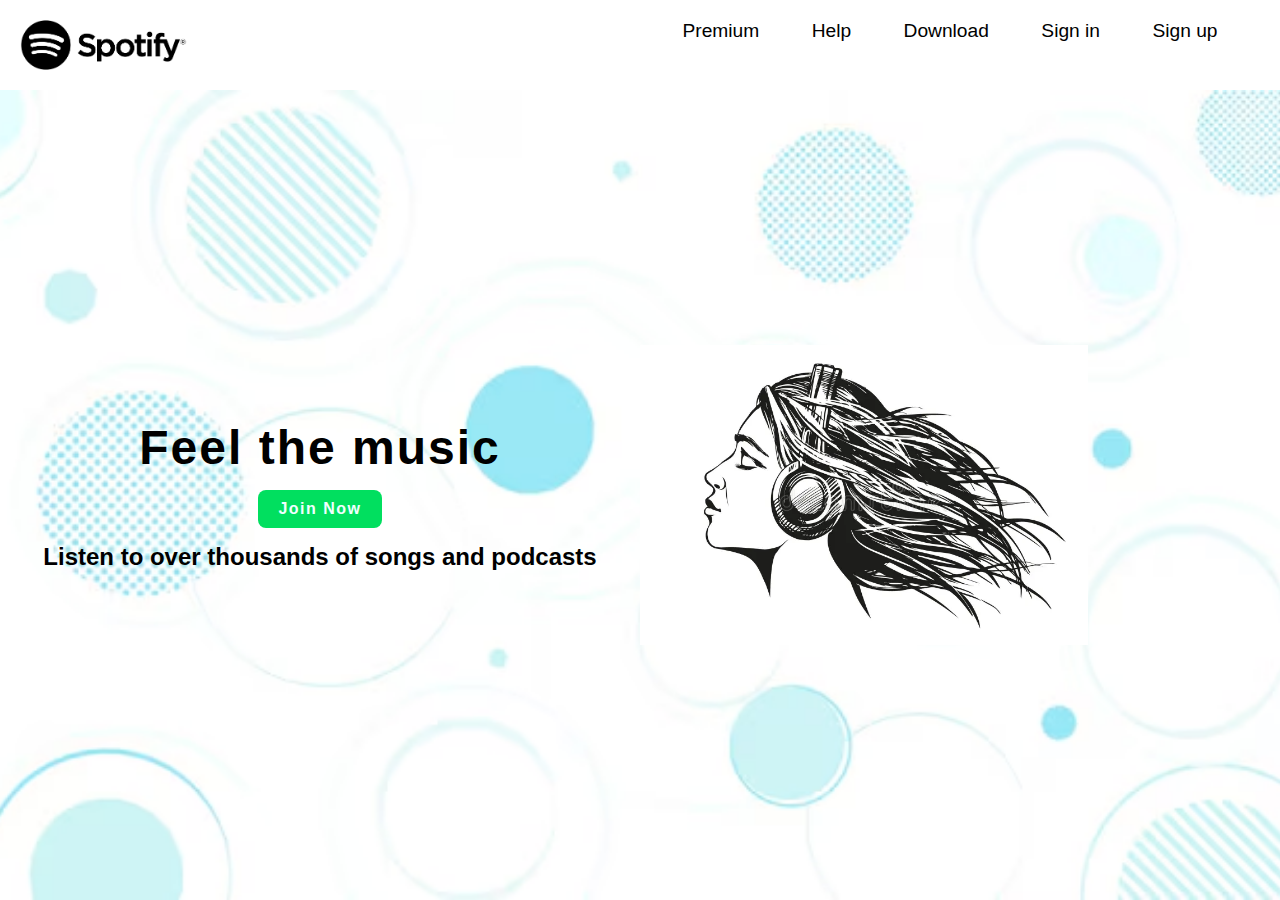
<file: Level 1/Task 1/index.html>
<!DOCTYPE html>
<html lang="en">
<head>
    <meta charset="UTF-8">
    <meta name="viewport" content="width=device-width, initial-scale=1.0">
    <title>Spotify Landing Page</title>
    <link rel="stylesheet" href="style.css">
</head>
<body>
    <header>
        <nav>
            <div class="logo">
                <img src="spotify logo.png" alt="">
            </div>
            <ul>
                <li><a href="#">Premium</a></li>
                <li><a href="#">Help</a></li>
                <li><a href="#">Download</a></li>
                <li><a href="#">Sign in</a></li>
                <li><a href="#">Sign up</a></li>
            </ul>
        </nav>
    </header>
    <main>
        <div class="left">
            <h1>Feel the music</h1>
            <button>Join Now</button>
            <p>Listen to over thousands of songs and podcasts</p>
        </div>
        <div class="right">
            <img src="music image.webp" alt="">
        </div>
    </main>
</body>
</html>
</file>
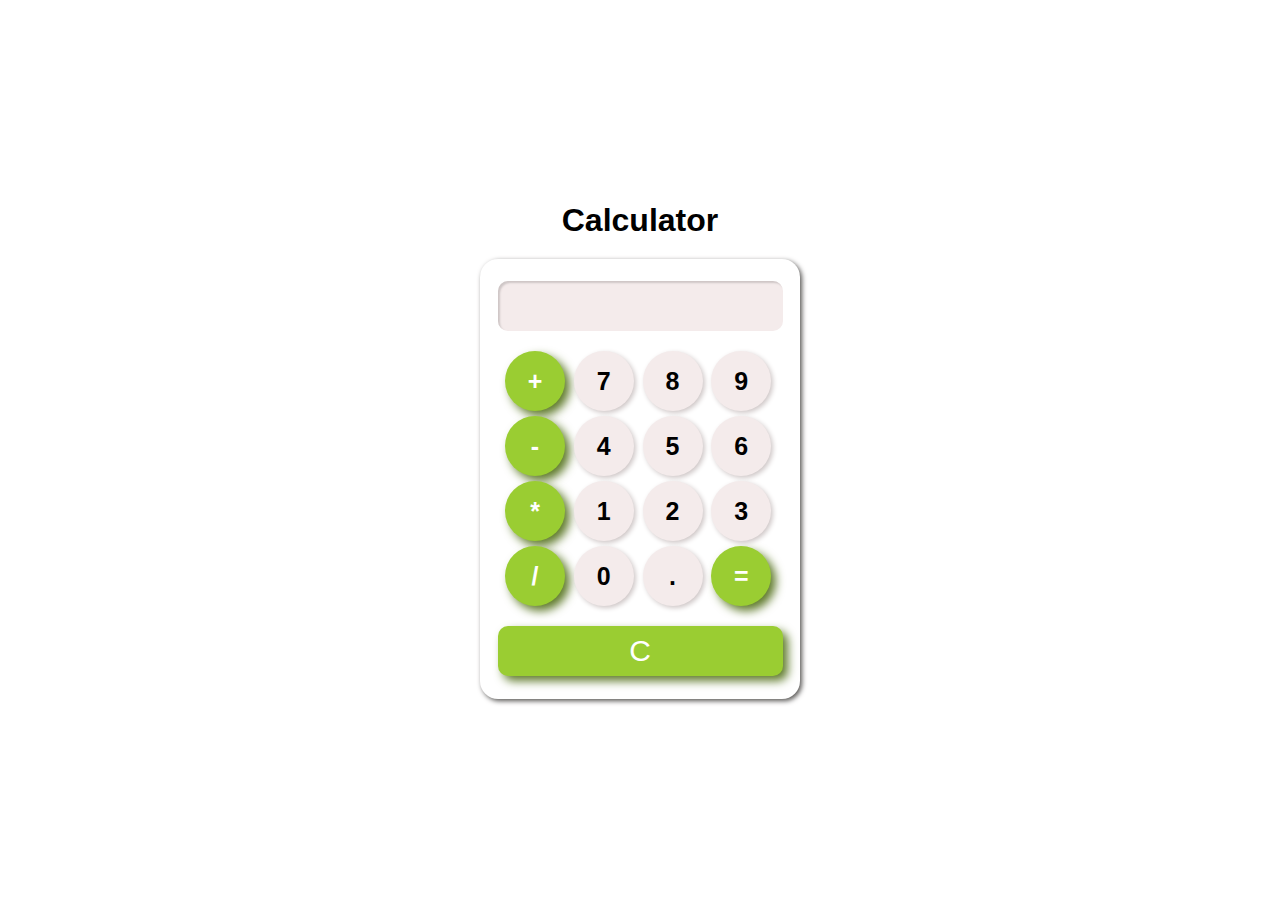
<file: Level 1/Task 3/calculator.html>
<!DOCTYPE html>
<html lang="en">
<head>
    <meta charset="UTF-8">
    <meta name="viewport" content="width=device-width, initial-scale=1.0">
    <title>Document</title>
    <link rel="stylesheet" href="calculator.css">
</head>
<body>
    <div class="heading">
        <h1>Calculator</h1>
    </div>
    <div id="calculator">
            <input id="display"  type="text" readonly>
        <div id="keys">
           <button onclick="appendtoDisplay('+')" class="btns opr">+</button>
           <button onclick="appendtoDisplay('7')" class="btns">7</button>
           <button onclick="appendtoDisplay('8')" class="btns">8</button>
           <button onclick="appendtoDisplay('9')" class="btns">9</button>
           <button onclick="appendtoDisplay('-')" class="btns opr">-</button>
           <button onclick="appendtoDisplay('4')" class="btns">4</button>
           <button onclick="appendtoDisplay('5')" class="btns">5</button>
           <button onclick="appendtoDisplay('6')" class="btns">6</button>
           <button onclick="appendtoDisplay('*')" class="btns opr">*</button>
           <button onclick="appendtoDisplay('1')" class="btns">1</button>
           <button onclick="appendtoDisplay('2')" class="btns">2</button>
           <button onclick="appendtoDisplay('3')" class="btns">3</button>
           <button onclick="appendtoDisplay('/')" class="btns opr">/</button>
           <button onclick="appendtoDisplay('0')" class="btns">0</button>
           <button onclick="appendtoDisplay('.')" class="btns">.</button>
           <button onclick="calculate()" id="equal" class="opr btns">=</button>
        </div>
        <div onclick="cancel()" id="cancel" class="opr cancelBtn">C</div>
    </div>
    <script src="calculator.js"></script>
</body>
</html>
</file>
<file: Level 1/Task 1/style.css>
*{
    margin: 0;
    padding: 0;
    color: black;
    text-decoration: none;
    box-sizing: border-box;
    list-style: none;
    font-family: 'Segoe UI', Tahoma, Geneva, Verdana, sans-serif;
}
header{
    height: 10vh;
}
header nav{
    display: flex;
    justify-content: space-between;
    height: 100%;
    padding: 20px;
}
.logo{
    height: 100%;
}
.logo img{
height: 100%;
}
header nav ul{
    display: flex;
    flex-wrap: wrap;
    width: 50%;
    justify-content: space-evenly;
}
nav ul li a {
    font-size: 1.2rem;
    padding: 5px 10px;
    border-radius: 10px;
    font-weight: 500;
}
nav ul li a:hover{
    background-color: #01df5f;
    color: white;
}
main{
    height: 90vh;
    display: flex;
    justify-content: center;
    align-items: center;
   background-image: url(background.avif);
   background-position: center center;
   background-repeat: no-repeat;
   background-size: cover;
}
.left{
    width: 50%;
    display: flex;
    text-align: center;
    flex-direction: column;
    justify-content: center;
    align-items: center;
    gap: 15px;
}
.left h1{
    font-size: 3rem;
    letter-spacing: 2px;
}
.left button{
    background-color: #01df5f;
    color: azure;
    letter-spacing: 1.5px;
    border-radius: 8px;
    cursor: pointer;
    padding: 10px 20px;
    font-size: 1rem;
    font-weight: bolder;
    border: none;
    border-radius: ;
}
.left button:hover{
    background-color: #00a444;
}
.left p{
    font-size: 1.5rem;
    font-weight: 600;
}
.right{
    width: 50%;
    display: flex;
}
.right img{
    width: 70%;
}
@media (max-width:1050px){
    header{
        height: 15vh;
    }
    header nav{
        height: 50%;
        display: flex;
        flex-direction: column;
    }
    .logo{
        width: 100%;
        display: flex;
        justify-content: center;
        align-items: center;
    }
    header nav ul{
        width: 100%;
        padding: 25px 0;
    }
    main{
        flex-direction: column;
        gap: 30px;
    }
    .left , .right{
        justify-content: center;
        align-items: center;
        width: 100%;
    }
}
</file>
<file: Level 1/Task 3/calculator.css>
* {
    margin: 0;
    padding: 0;
    font-family: 'Segoe UI', Tahoma, Geneva, Verdana, sans-serif;
}

body {
    display: flex;
    flex-direction: column;
    gap: 20px;
    justify-content: center;
    align-items: center;
    height: 100vh;
}

.cancelBtn {
    cursor: pointer;
    display: flex;
    justify-content: center;
    align-items: center;
    padding: 15px 20px;
    font-size: 30px;
    box-sizing: border-box;
    width: 95%;
    border-radius: 10px;
    border: none;
    outline: none;
    height: 50px;
}

#calculator {
    border: none;
    box-shadow: 2px 2px 5px rgb(87, 85, 83);
    padding: 20px 10px;
    border-radius: 18px;
    display: flex;
    flex-direction: column;
    width: 300px;
    display: flex;
    flex-direction: column;
    justify-content: center;
    align-items: center;
    gap: 20px;
    height: 400px;
}

.heading {
    display: flex;
    gap: 20px;
}
#modes {
    font-size: 15px;
    padding: 3px 10px;
    font-weight: 600;
    border-radius: 18px;
    border: none;
    background-color: rgb(244, 235, 235);
    ;
}

.btns {
    box-shadow: 2px 2px 5px rgb(206, 198, 198);
    height: 60px;
    background-color: rgb(244, 235, 235);
    width: 60px;
    font-size: 25px;
    font-weight: bolder;
    /* border-radius: 50%; */
    border-radius: 50%;
    border: none;
    cursor: pointer;
}

.opr {
    background-color: yellowgreen;
    box-shadow: 5px 5px 10px rgb(96, 123, 44);
    color: white;
}

#display {
    box-shadow: inset 2px 2px 2px rgb(206, 198, 198);
    background-color: rgb(244, 235, 235);
    padding: 15px 20px;
    font-size: 30px;
    box-sizing: border-box;
    width: 95%;
    border-radius: 10px;
    border: none;
    outline: none;
    height: 50px;

}

#display input {
    width: 80%;
    height: 40px;
    border-radius: 20px;
}

#keys {
    width: 90%;
    gap: 5px;
    display: grid;
    justify-content: center;
    align-items: center;
    grid-template-columns: 1fr 1fr 1fr 1fr;
}
</file>
